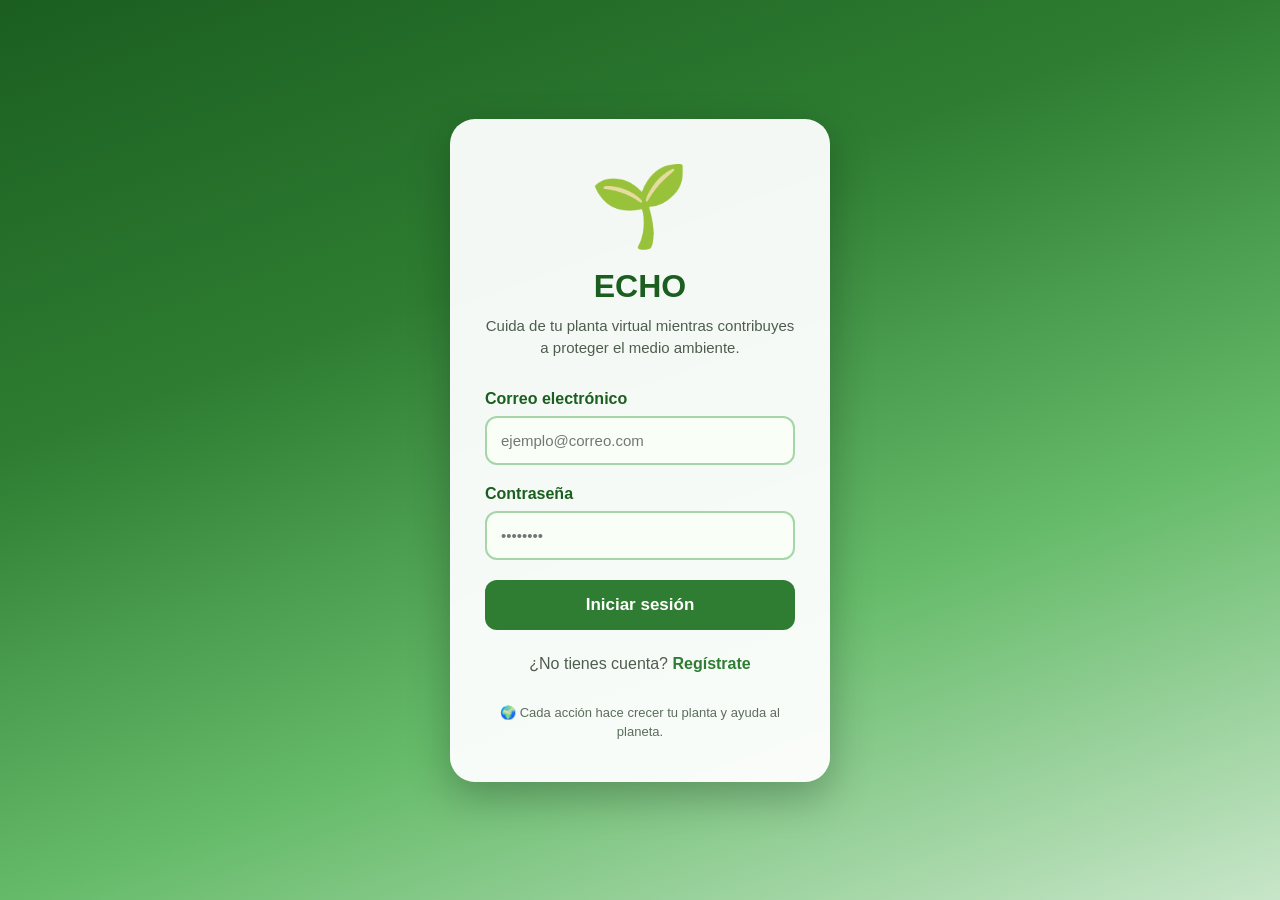
<file: templates/index.html>
<!DOCTYPE html>
<html lang="es">
<head>
    <meta charset="UTF-8">
    <meta name="viewport" content="width=device-width, initial-scale=1.0">
    <title>ECHO - Iniciar Sesión</title>

    <link rel="stylesheet" href="../static/css/styles.css">

</head>
<body>

    <div class="container">

        <div class="logo">
            🌱
        </div>

        <h1>ECHO</h1>

        <p class="descripcion">
            Cuida de tu planta virtual mientras contribuyes a proteger el medio ambiente.
        </p>

        <form action="{{url_for('login')}}" method="POST" class="formulario">

            <div class="input-group">
                <label for="correo">Correo electrónico</label>
                <input
                    type="email"
                    name="email"
                    id="correo"
                    placeholder="ejemplo@correo.com"
                    required>
            </div>

            <div class="input-group">
                <label for="password">Contraseña</label>
                <input
                    type="password"
                    name="password"
                    id="password"
                    placeholder="••••••••"
                    required>
            </div>

            <button type="submit">
                Iniciar sesión
            </button>

        </form>

        <div class="links">
            <p>
                ¿No tienes cuenta?
                <a href="register">Regístrate</a>
            </p>
        </div>

        <footer>
            🌍 Cada acción hace crecer tu planta y ayuda al planeta.
        </footer>

    </div>

</body>
</html>
</file>
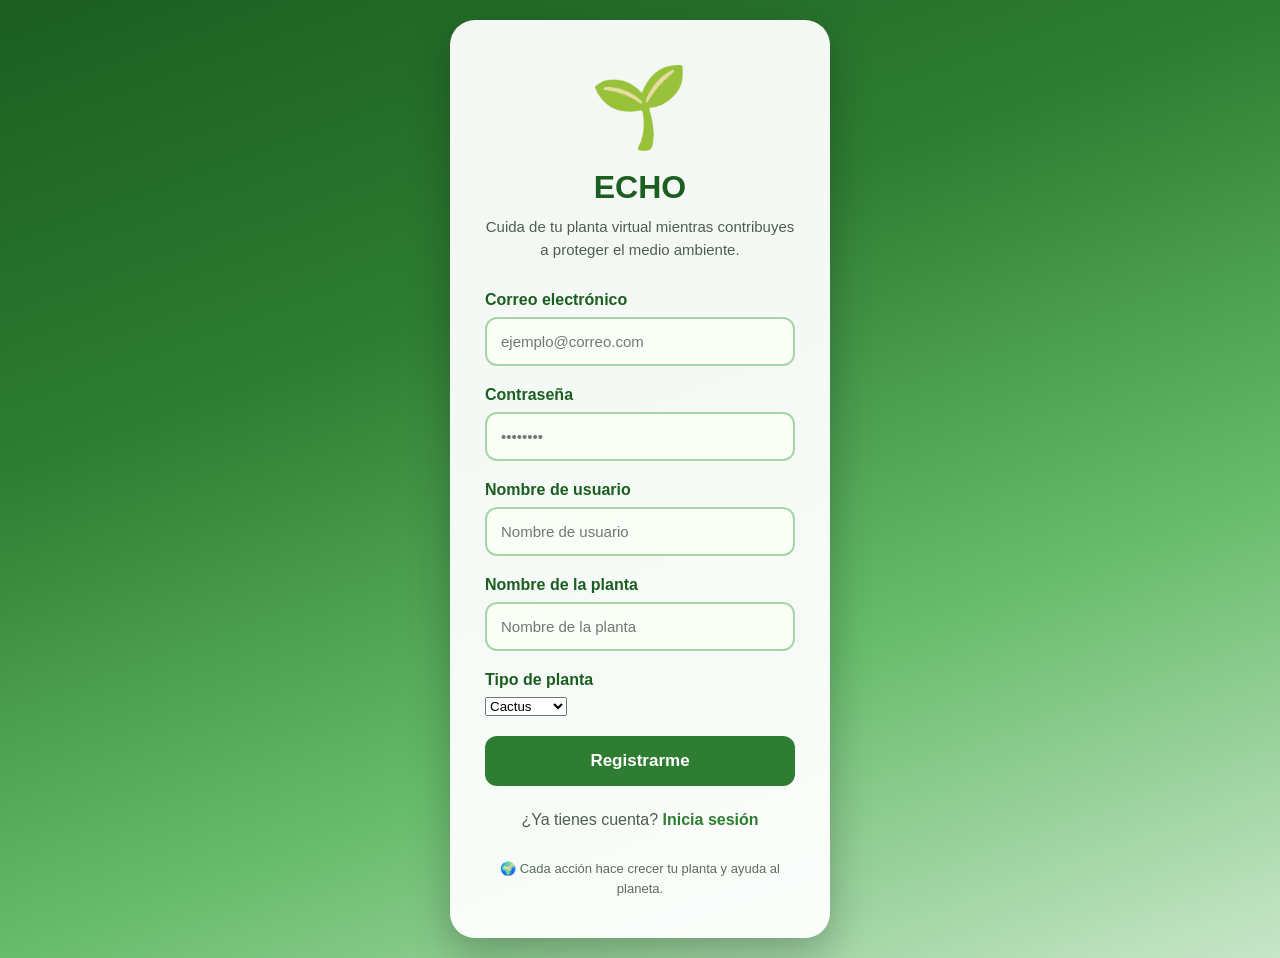
<file: templates/register.html>
<!DOCTYPE html>
<html lang="es">
<head>
    <meta charset="UTF-8">
    <meta name="viewport" content="width=device-width, initial-scale=1.0">
    <title>ECHO - Registrarse</title>

    <link rel="stylesheet" href="../static/css/styles.css">

</head>
<body>

    <div class="container">

        <div class="logo">
            🌱
        </div>

        <h1>ECHO</h1>

        <p class="descripcion">
            Cuida de tu planta virtual mientras contribuyes a proteger el medio ambiente.
        </p>

        <form action="{{url_for('register')}}" method="POST" class="formulario">

            <div class="input-group">
                <label for="correo">Correo electrónico</label>
                <input
                    type="email"
                    name="email"
                    id="correo"
                    placeholder="ejemplo@correo.com"
                    required>
            </div>

            <div class="input-group">
                <label for="password">Contraseña</label>
                <input
                    type="password"
                    name="password"
                    id="password"
                    placeholder="••••••••"
                    required>
            </div>

            <div class="input-group">
                <label for="username">Nombre de usuario</label>
                <input
                    type="text"
                    name="username"
                    id="username"
                    placeholder="Nombre de usuario"
                    required>
            </div>

            <div class="input-group">
                <label for="plant_name">Nombre de la planta</label>
                <input
                    type="text"
                    name="plant_name"
                    id="plant_name"
                    placeholder="Nombre de la planta"
                    required>
            </div>

            <div class="input-group">
                <label for="plant_type">Tipo de planta</label>
                <select name="plant_type" id="plant_type" required>
                    <option value="Cactus">Cactus</option>
                    <option value="Suculenta">Suculenta</option>
                    <option value="Orquídea">Orquídea</option>
                    <option value="Roble">Roble</option>
                </select>
            </div>

            <button type="submit">
                Registrarme
            </button>

        </form>

        <div class="links">
            <p>
                ¿Ya tienes cuenta?
                <a href="/login">Inicia sesión</a>
            </p>
        </div>

        <footer>
            🌍 Cada acción hace crecer tu planta y ayuda al planeta.
        </footer>

    </div>

</body>
</html>
</file>
<file: static/css/styles.css>
*{
    margin:0;
    padding:0;
    box-sizing:border-box;
    font-family:'Poppins', sans-serif;
}

body{
    display:flex;
    justify-content:center;
    align-items:center;
    min-height:100vh;
    background:linear-gradient(160deg,#1B5E20,#2E7D32,#66BB6A,#C8E6C9);
    background-size:cover;
    padding:20px;
}

.container{
    width:380px;
    background:rgba(255,255,255,0.95);
    border-radius:25px;
    padding:40px 35px;
    text-align:center;
    box-shadow:0 15px 40px rgba(0,0,0,.25);
}

.logo{
    font-size:80px;
    margin-bottom:15px;
}

h1{
    color:#1B5E20;
    font-size:32px;
    margin-bottom:10px;
}

.descripcion{
    color:#4E5D4E;
    font-size:15px;
    margin-bottom:30px;
    line-height:1.5;
}

.input-group{
    margin-bottom:20px;
    text-align:left;
}

label{
    display:block;
    margin-bottom:8px;
    color:#1B5E20;
    font-weight:600;
}

input{
    width:100%;
    padding:14px;
    border:2px solid #A5D6A7;
    border-radius:12px;
    background:#F9FFF7;
    outline:none;
    transition:.3s;
    font-size:15px;
}

input:focus{
    border-color:#2E7D32;
    box-shadow:0 0 8px rgba(46,125,50,.2);
}

button{
    width:100%;
    padding:15px;
    border:none;
    border-radius:12px;
    background:#2E7D32;
    color:white;
    font-size:17px;
    font-weight:600;
    cursor:pointer;
    transition:.3s;
}

button:hover{
    background:#1B5E20;
    transform:translateY(-2px);
}

.links{
    margin-top:25px;
}

.links p{
    color:#4E5D4E;
}

.links a{
    color:#2E7D32;
    text-decoration:none;
    font-weight:600;
}

.links a:hover{
    text-decoration:underline;
}

footer{
    margin-top:30px;
    font-size:13px;
    color:#5D6D5D;
    line-height:1.5;
}
</file>
